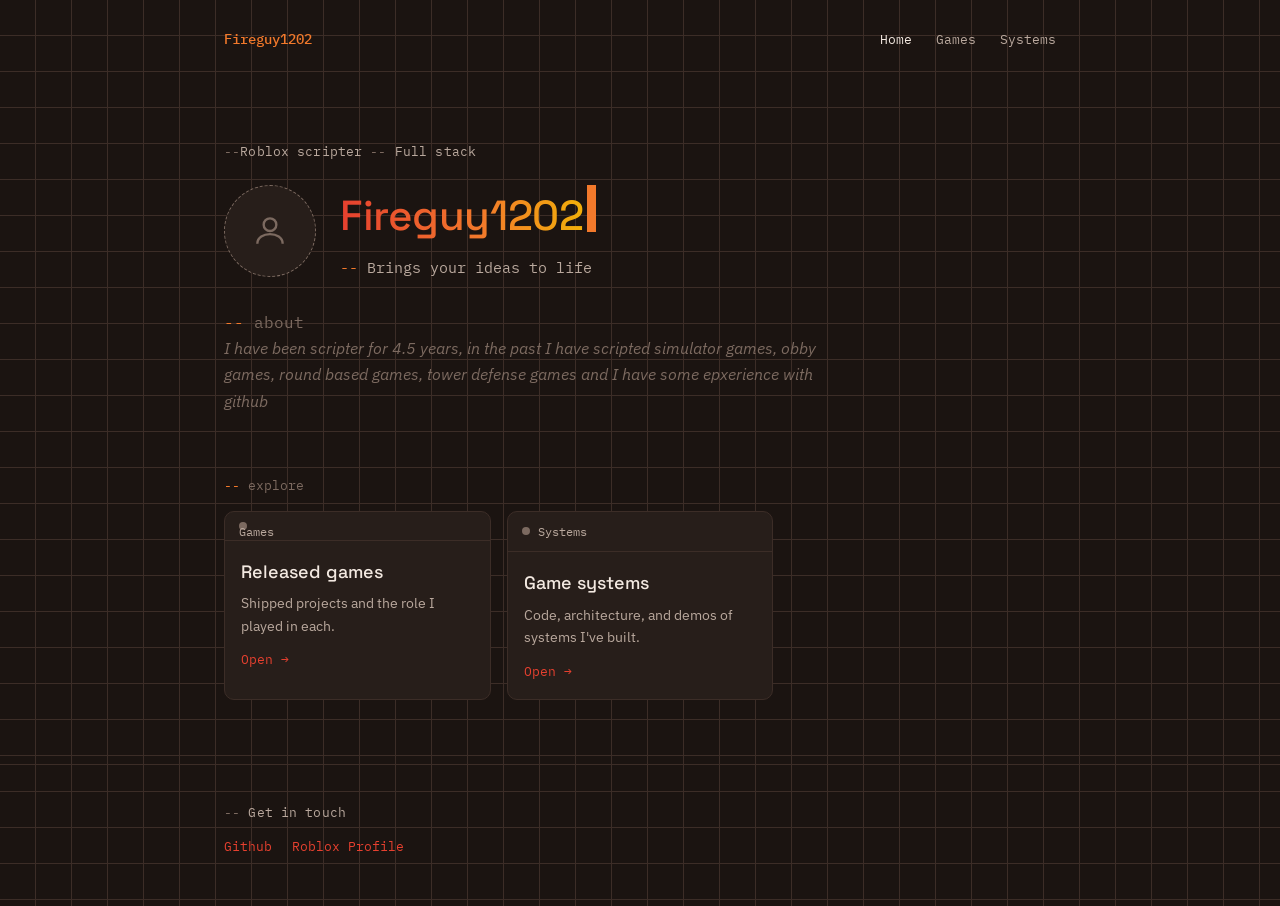
<file: index.html>
<!DOCTYPE html>
<html lang="en">
<head>
<meta charset="UTF-8">
<meta name="viewport" content="width=device-width, initial-scale=1.0">
<title>Fireguy1202 — Roblox Scripter</title>
<meta name="description" content="Portfolio of Fireguy1202, a Roblox scripter specializing in gameplay systems.">
<link rel="preconnect" href="https://fonts.googleapis.com">
<link href="https://fonts.googleapis.com/css2?family=Space+Grotesk:wght@400;500&family=IBM+Plex+Sans:wght@400;500&family=IBM+Plex+Mono:wght@400;500&display=swap" rel="stylesheet">
<link rel="stylesheet" href="css/style.css">
</head>
<body>

<header class="site-header">
  <nav class="wrap site-nav">
    <span class="brand">
      <span class="dot">Fireguy1202</span></span>
    <ul>
      <li><a href="index.html" class="active">Home</a></li>
      <li><a href="games.html">Games</a></li>
      <li><a href="systems.html">Systems</a></li>
    </ul>
  </nav>
</header>

<main class="wrap">

  <section class="hero">
    <p class="code-comment"><span class="dash">--</span>Roblox scripter <span class="dash">--</span> Full stack</p>

    <div class="hero-top" style="margin-top:18px;">
      <!-- EDIT: replace this placeholder block with an <img> of your character once you have one -->
      <div class="avatar" aria-hidden="true">
        <svg viewBox="0 0 24 24" fill="none" stroke="currentColor" stroke-width="1.5"><circle cx="12" cy="8" r="4"/><path d="M4 20c0-4 4-6 8-6s8 2 8 6"/></svg>
      </div>
      <div>
        <!-- EDIT: your name -->
        <h1>Fireguy1202<span class="cursor" aria-hidden="true"></span></h1>
        <!-- EDIT: one-line tagline -->
        <p class="tagline"><span class="dash">--</span> Brings your ideas to life</p>
      </div>
    </div>

    <div class="about-block">
      <p class="section-label"><span class="dash">--</span> about</p>
      <!-- EDIT: replace with your real bio, 3-5 sentences -->
      <p class="placeholder-text">I have been scripter for 4.5 years, in the past I have scripted simulator games, obby games, round based games, tower defense games and I have some epxerience with github</p>
    </div>
  </section>

  <section class="cards">
    <p class="section-label"><span class="dash">--</span> explore</p>
    <div class="card-grid">

      <a href="games.html" class="file-card">
        <div class="file-tab"><span class="led"> Games</span> 
        </div>
        <div class="file-card-body">
          <h3>Released games</h3>
          <p>Shipped projects and the role I played in each.</p>
          <span class="go">Open →</span>
        </div>
      </a>

      <a href="systems.html" class="file-card">
        <div class="file-tab"><span class="led"></span> Systems</div>
        <div class="file-card-body">
          <h3>Game systems</h3>
          <p>Code, architecture, and demos of systems I've built.</p>
          <span class="go">Open →</span>
        </div>
      </a>

    </div>
  </section>

</main>

<footer class="site-footer">
  <div class="wrap">
    <p class="code-comment"><span class="dash">--</span> Get in touch</p>
    <div class="links">
      <!-- EDIT: replace these with your real links -->
      <a href="https://github.com/Fireguy1202">Github</a>
      <a href="https://www.roblox.com/users/1667992152/profile">Roblox Profile</a>
      <a href="mailto:fireg1202@gmail.com>Email</a>
    </div>
  </div>
</footer>

<script src="js/main.js" defer></script>
</body>
</html>
</file>
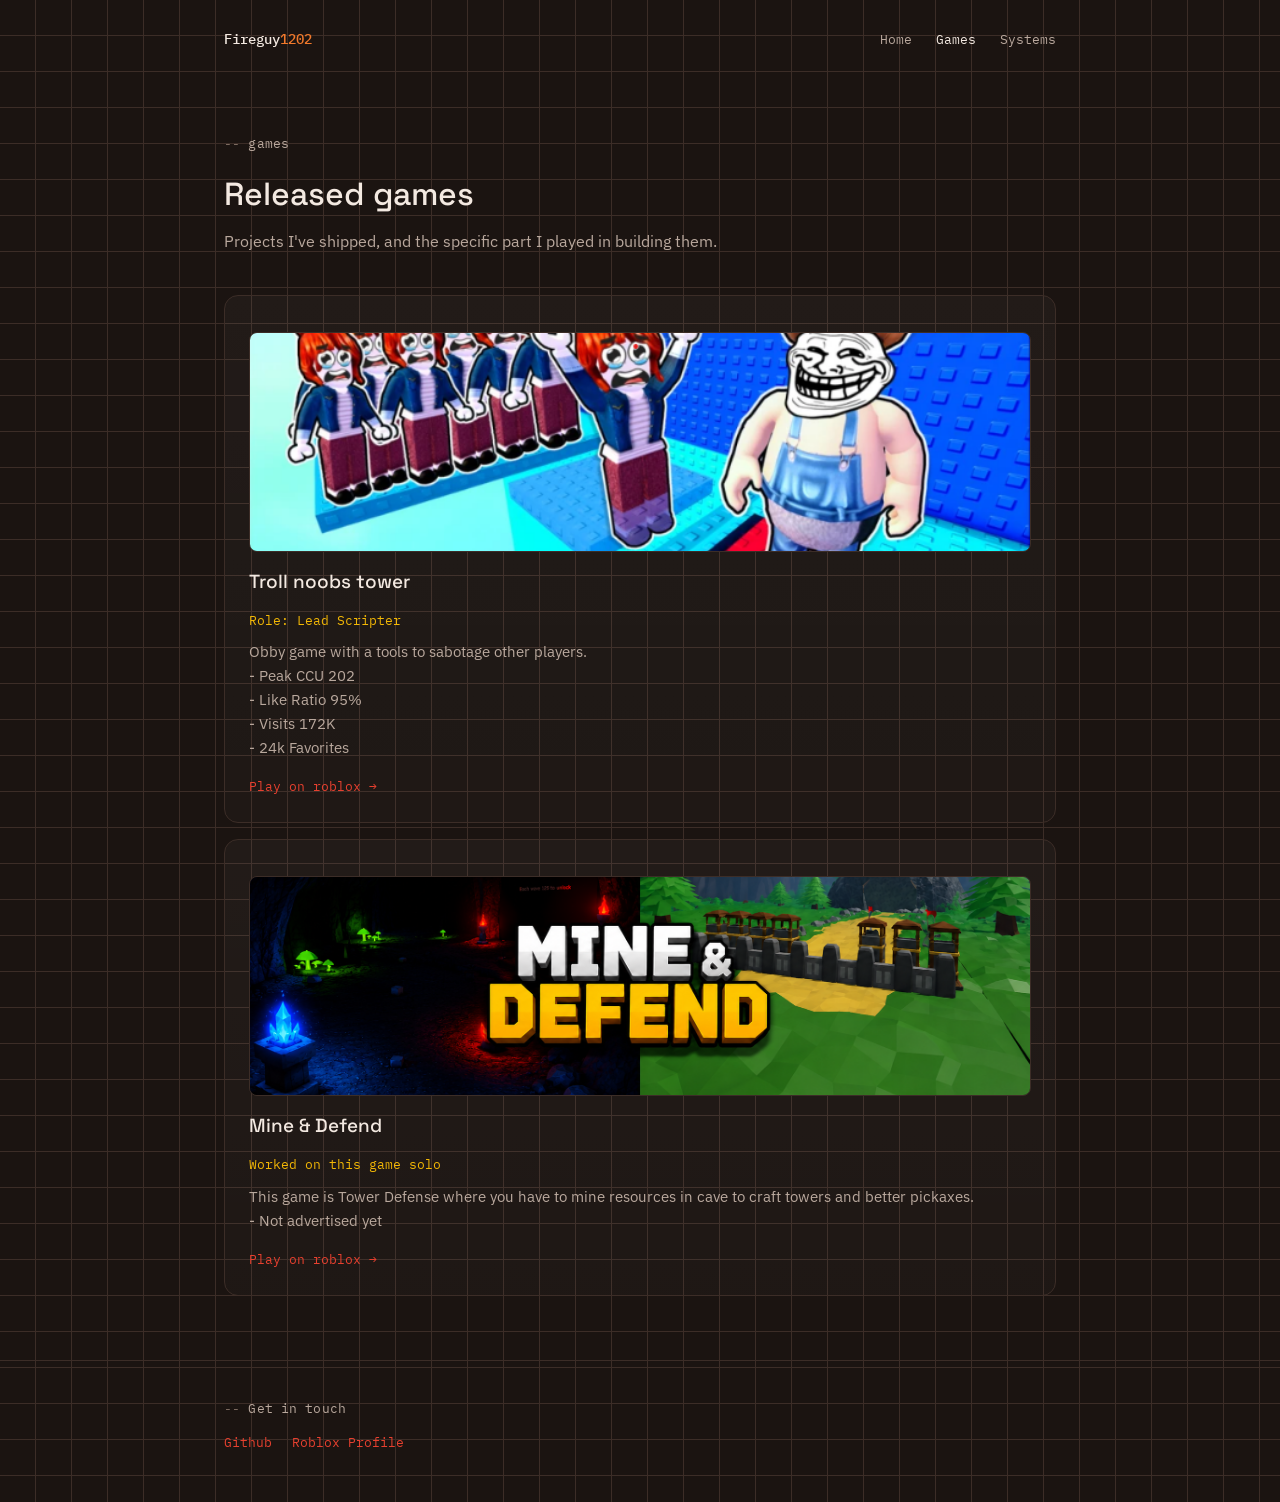
<file: games.html>
<!DOCTYPE html>
<html lang="en">
<head>
<meta charset="UTF-8">
<meta name="viewport" content="width=device-width, initial-scale=1.0">
<title>Released games — Fireguy1202</title>
<link rel="preconnect" href="https://fonts.googleapis.com">
<link href="https://fonts.googleapis.com/css2?family=Space+Grotesk:wght@400;500&family=IBM+Plex+Sans:wght@400;500&family=IBM+Plex+Mono:wght@400;500&display=swap" rel="stylesheet">
<link rel="stylesheet" href="css/style.css">
</head>
<body>

<header class="site-header">
  <nav class="wrap site-nav">
    <span class="brand">Fireguy<span class="dot">1202</span></span>
    <ul>
      <li><a href="index.html">Home</a></li>
      <li><a href="games.html" class="active">Games</a></li>
      <li><a href="systems.html">Systems</a></li>
    </ul>
  </nav>
</header>

<main class="wrap">
  <div class="page-head">
    <p class="code-comment"><span class="dash">--</span> games</p>
    <h1>Released games</h1>
    <p class="lede">Projects I've shipped, and the specific part I played in building them.</p>
  </div>

  <div class="entry-list">

    <!-- EDIT: duplicate this block for each game, fill in real details -->
   <article class="entry">
      <p class="entry-tab"></p>
      <div class="thumb">
        <img src="Thumb1.png" alt=Mine & Defend screenshot">
      </div>
      <h3>Troll noobs tower</h3>
      <p class="role">Role: Lead Scripter</p>
      <p class="desc"> Obby game with a tools to sabotage other players.
      <br> -  Peak CCU 202
      <br> -  Like Ratio 95%
      <br> -  Visits 172K
      <br> -  24k Favorites
      </p>
      <div class="links">
        <a href="https://www.roblox.com/games/101980733094934/Troll-Noobs-Tower">Play on roblox →</a>
      </div>
    </article>
    
    <article class="entry">
      <p class="entry-tab"></p>
      <div class="thumb">
          <img src="Thumb2.png" alt=Troll Noobs Tower Screenshot">
      </div>
      <h3>Mine & Defend</h3>
      <p class="role">Worked on this game solo</p>
      <p class="desc">This game is Tower Defense where you have to mine resources in cave to craft towers and better pickaxes. <br> - Not advertised yet</p>
      <div class="links">
        <a href="https://www.roblox.com/games/72575793173510/ProjectDe">Play on roblox →</a>
      </div>
    </article>
  </div>
</main>

<footer class="site-footer">
  <div class="wrap">
    <p class="code-comment"><span class="dash">--</span> Get in touch</p>
    <div class="links">
      <a href="https://github.com/Fireguy1202">Github</a>
      <a href="https://www.roblox.com/users/1667992152/profile">Roblox Profile</a>
      <a href="mailto:fireg1202@gmail.com>Email</a>
    </div>
  </div>
</footer>

<script src="js/main.js" defer></script>
</body>
</html>
</file>
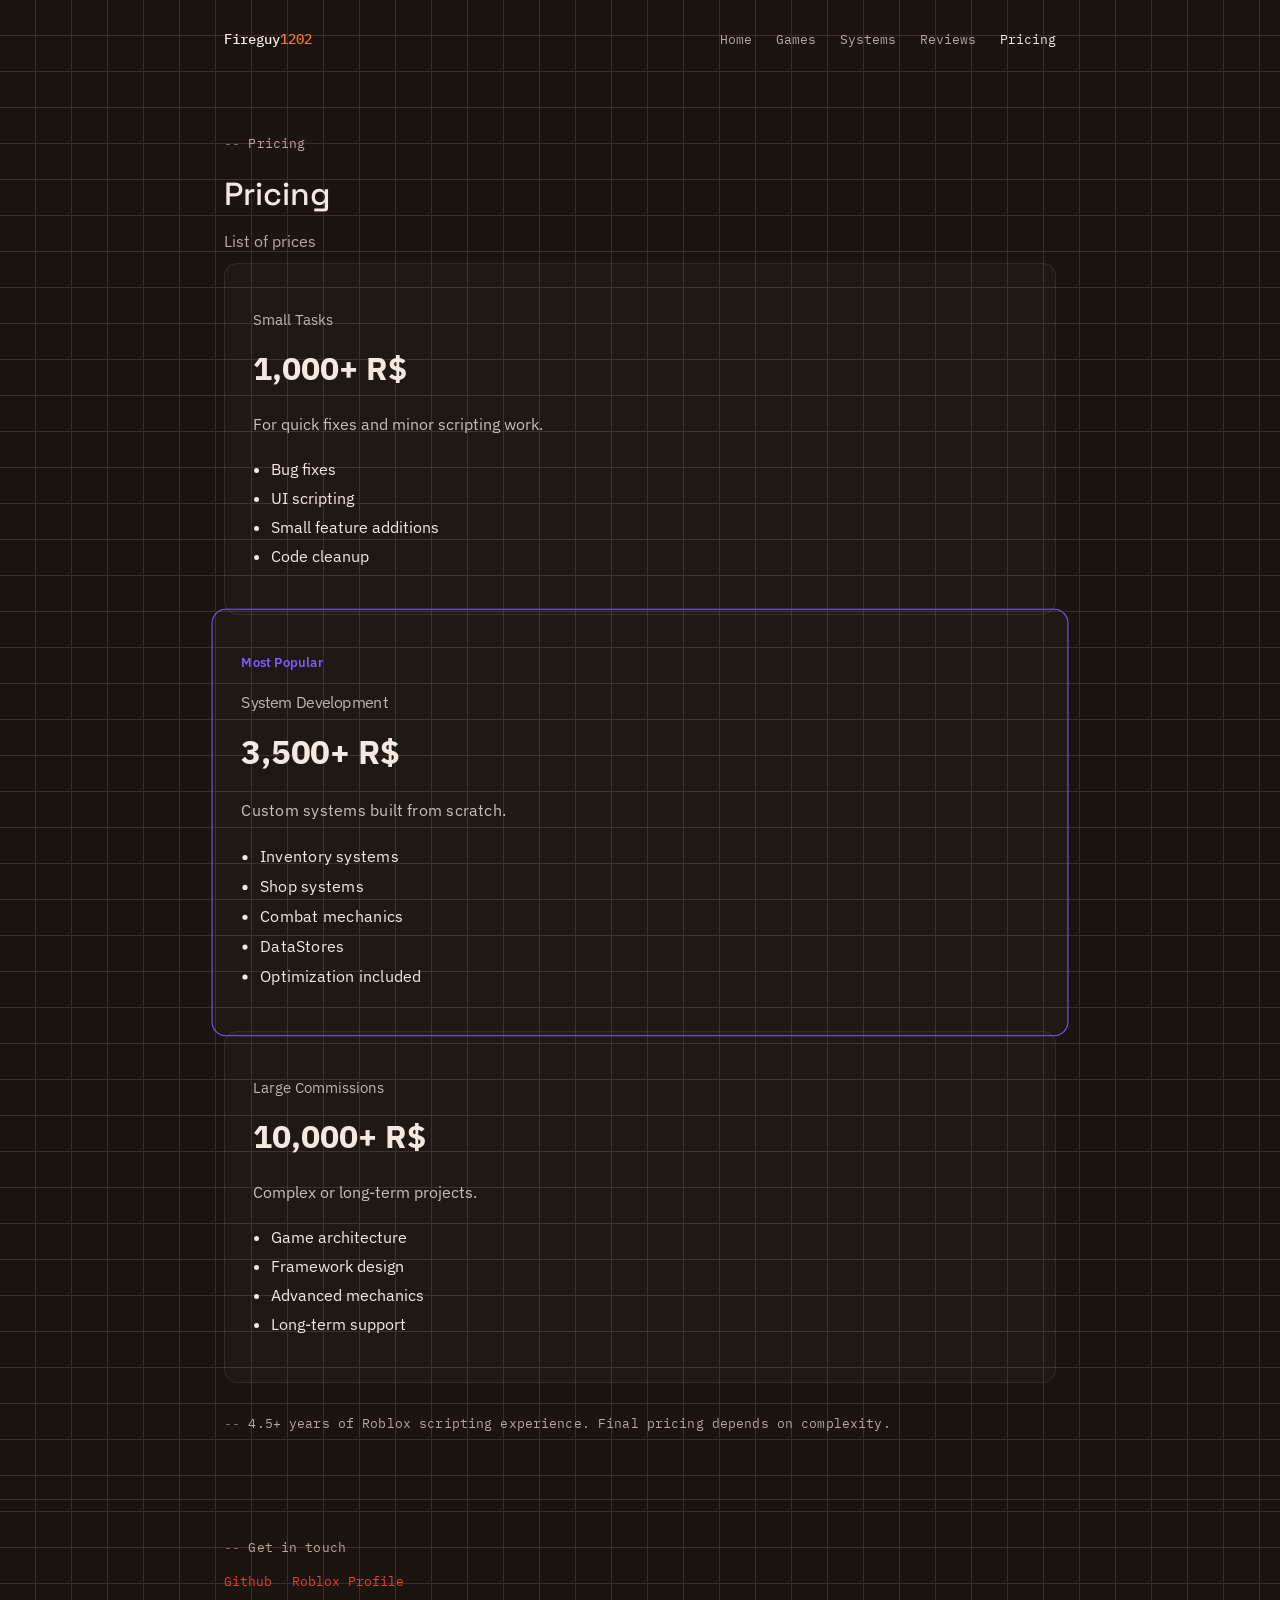
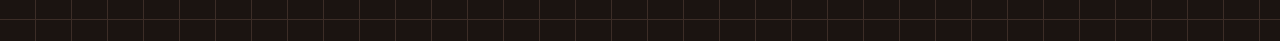
<file: pricing.html>
<!DOCTYPE html>
<html lang="en">
<head>
<meta charset="UTF-8">
<meta name="viewport" content="width=device-width, initial-scale=1.0">
<title>Pricing — Fireguy1202</title>
<link rel="preconnect" href="https://fonts.googleapis.com">
<link href="https://fonts.googleapis.com/css2?family=Space+Grotesk:wght@400;500&family=IBM+Plex+Sans:wght@400;500&family=IBM+Plex+Mono:wght@400;500&display=swap" rel="stylesheet">
<link rel="stylesheet" href="css/style.css">
</head>
<body>

<header class="site-header">
  <nav class="wrap site-nav">
    <span class="brand">Fireguy<span class="dot">1202</span></span>
    <ul>
      <li><a href="index.html">Home</a></li>
      <li><a href="games.html">Games</a></li>
      <li><a href="systems.html">Systems</a></li>
      <li><a href="reviews.html">Reviews</a></li>
      <li><a href="pricing.html" class="active">Pricing</a></li>
    </ul>
  </nav>
</header>

<main class="wrap">
  <div class="page-head">
    <p class="code-comment"><span class="dash">--</span> Pricing</p>
    <h1>Pricing</h1>
    <p class="lede">List of prices</p>
  </div>

<div class="pricing-grid">

  <div class="pricing-card">
    <p class="pricing-label">Small Tasks</p>
    <h2>1,000+ R$</h2>
    <p class="pricing-desc">For quick fixes and minor scripting work.</p>

    <ul>
      <li>Bug fixes</li>
      <li>UI scripting</li>
      <li>Small feature additions</li>
      <li>Code cleanup</li>
    </ul>
  </div>

  <div class="pricing-card featured">
    <p class="pricing-badge">Most Popular</p>
    <p class="pricing-label">System Development</p>
    <h2>3,500+ R$</h2>
    <p class="pricing-desc">Custom systems built from scratch.</p>

    <ul>
      <li>Inventory systems</li>
      <li>Shop systems</li>
      <li>Combat mechanics</li>
      <li>DataStores</li>
      <li>Optimization included</li>
    </ul>
  </div>

  <div class="pricing-card">
    <p class="pricing-label">Large Commissions</p>
    <h2>10,000+ R$</h2>
    <p class="pricing-desc">Complex or long-term projects.</p>

    <ul>
      <li>Game architecture</li>
      <li>Framework design</li>
      <li>Advanced mechanics</li>
      <li>Long-term support</li>
    </ul>
  </div>

</div>

<div class="pricing-note">
  <p class="code-comment">
    <span class="dash">--</span>
    4.5+ years of Roblox scripting experience. Final pricing depends on complexity.
  </p>
</div>


</main>

<footer class="site-footer">
  <div class="wrap">
    <p class="code-comment"><span class="dash">--</span> Get in touch</p>
    <div class="links">
      <a href="https://github.com/Fireguy1202">Github</a>
      <a href="https://www.roblox.com/users/1667992152/profile">Roblox Profile</a>
      <a href="mailto:fireg1202@gmail.com>Email</a>
    </div>
  </div>
</footer>

<script src="js/main.js" defer></script>
</body>
</html>
</file>
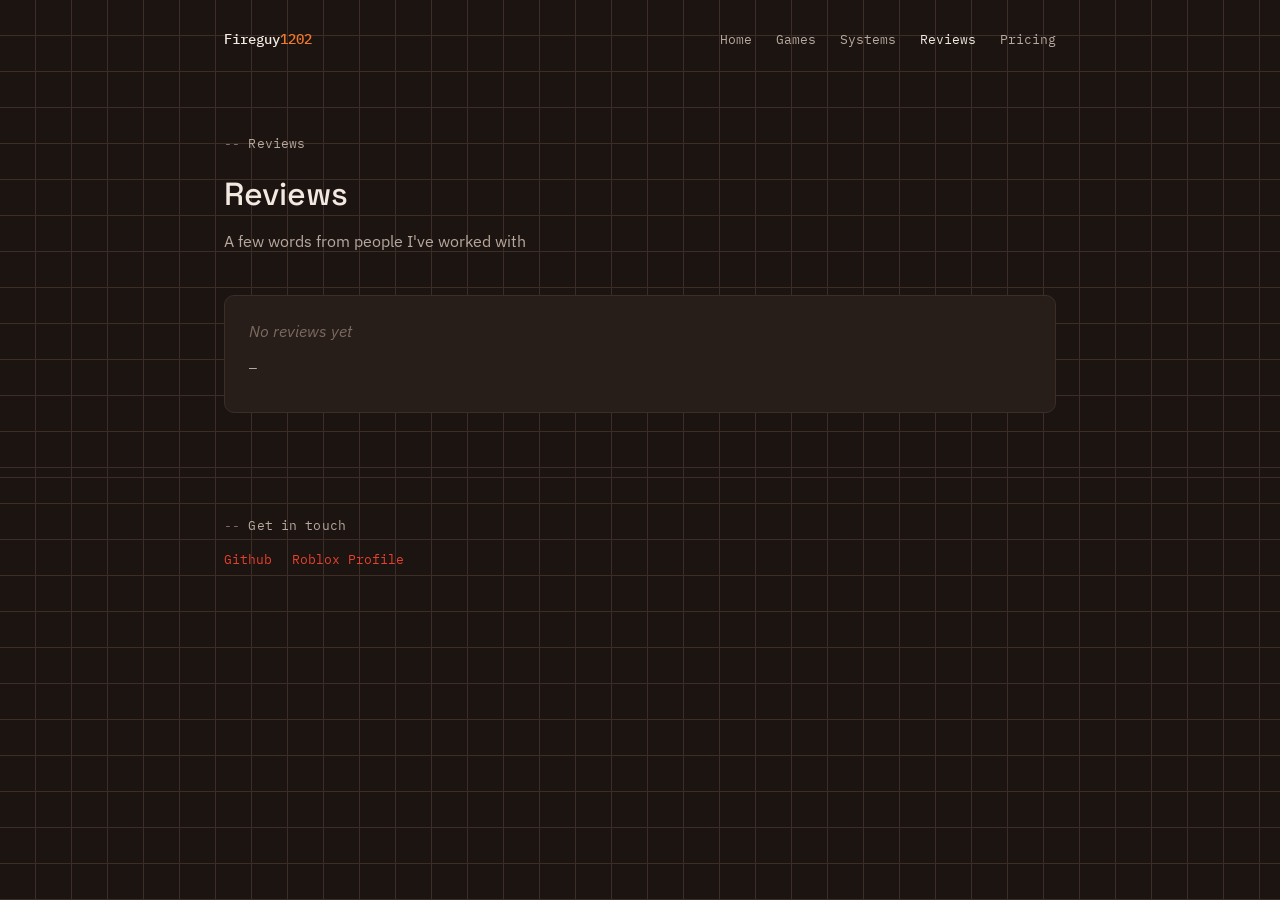
<file: reviews.html>
<!DOCTYPE html>
<html lang="en">
<head>
<meta charset="UTF-8">
<meta name="viewport" content="width=device-width, initial-scale=1.0">
<title>Reviews — Fireguy1202</title>
<link rel="preconnect" href="https://fonts.googleapis.com">
<link href="https://fonts.googleapis.com/css2?family=Space+Grotesk:wght@400;500&family=IBM+Plex+Sans:wght@400;500&family=IBM+Plex+Mono:wght@400;500&display=swap" rel="stylesheet">
<link rel="stylesheet" href="css/style.css">
</head>
<body>

<header class="site-header">
  <nav class="wrap site-nav">
    <span class="brand">Fireguy<span class="dot">1202</span></span>
    <ul>
      <li><a href="index.html">Home</a></li>
      <li><a href="games.html">Games</a></li>
      <li><a href="systems.html">Systems</a></li>
      <li><a href="reviews.html" class="active">Reviews</a></li>
      <li><a href="pricing.html">Pricing</a></li>
    </ul>
  </nav>
</header>

<main class="wrap">
  <div class="page-head">
    <p class="code-comment"><span class="dash">--</span> Reviews</p>
    <h1>Reviews</h1>
    <p class="lede">A few words from people I've worked with</p>
  </div>

  <div class="entry-list">

    <!-- EDIT: replace with real testimonials. Delete this section entirely if you don't have any yet. -->
    <div class="quote-entry">
      <p class="quote placeholder-text">No reviews yet</p>
      <p class="attribution">—</p>
    </div>
  </div>
</main>

<footer class="site-footer">
  <div class="wrap">
    <p class="code-comment"><span class="dash">--</span> Get in touch</p>
    <div class="links">
      <a href="https://github.com/Fireguy1202">Github</a>
      <a href="https://www.roblox.com/users/1667992152/profile">Roblox Profile</a>
      <a href="mailto:fireg1202@gmail.com>Email</a>
    </div>
  </div>
</footer>

<script src="js/main.js" defer></script>
</body>
</html>
</file>
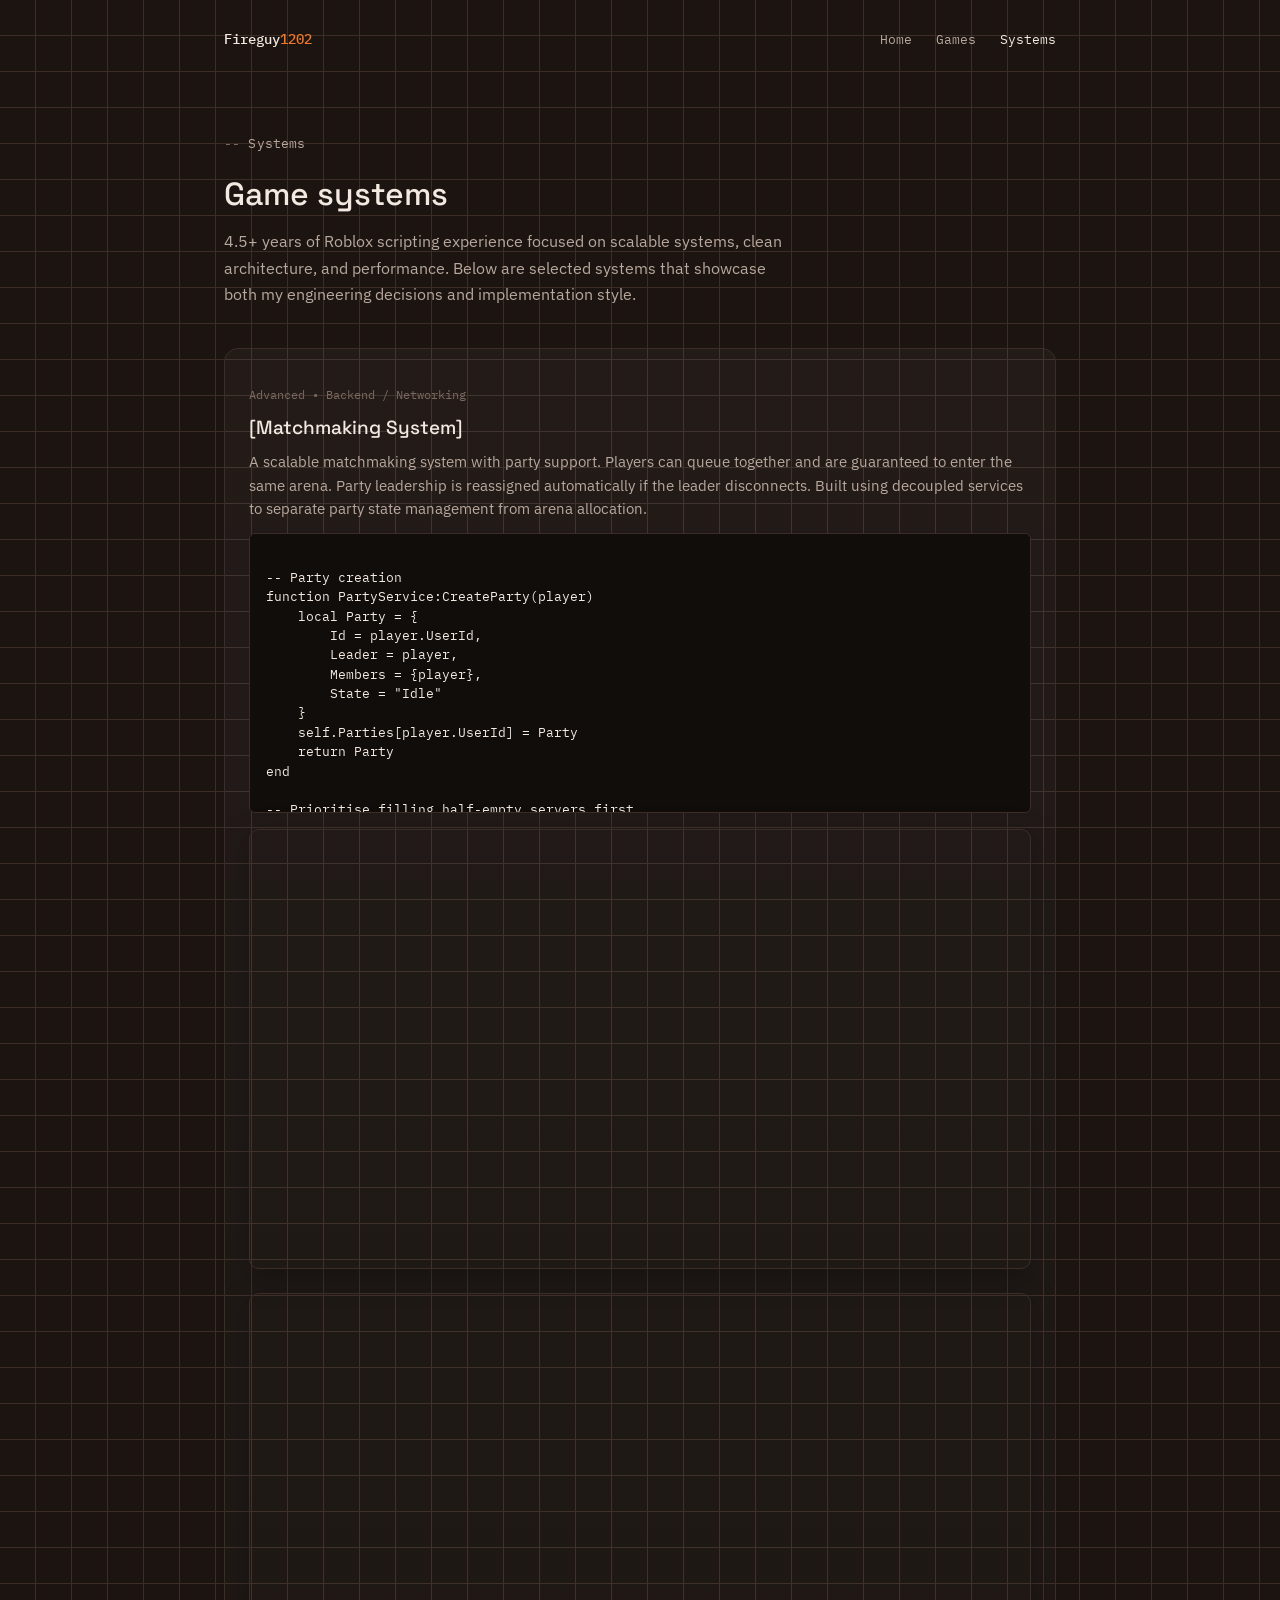
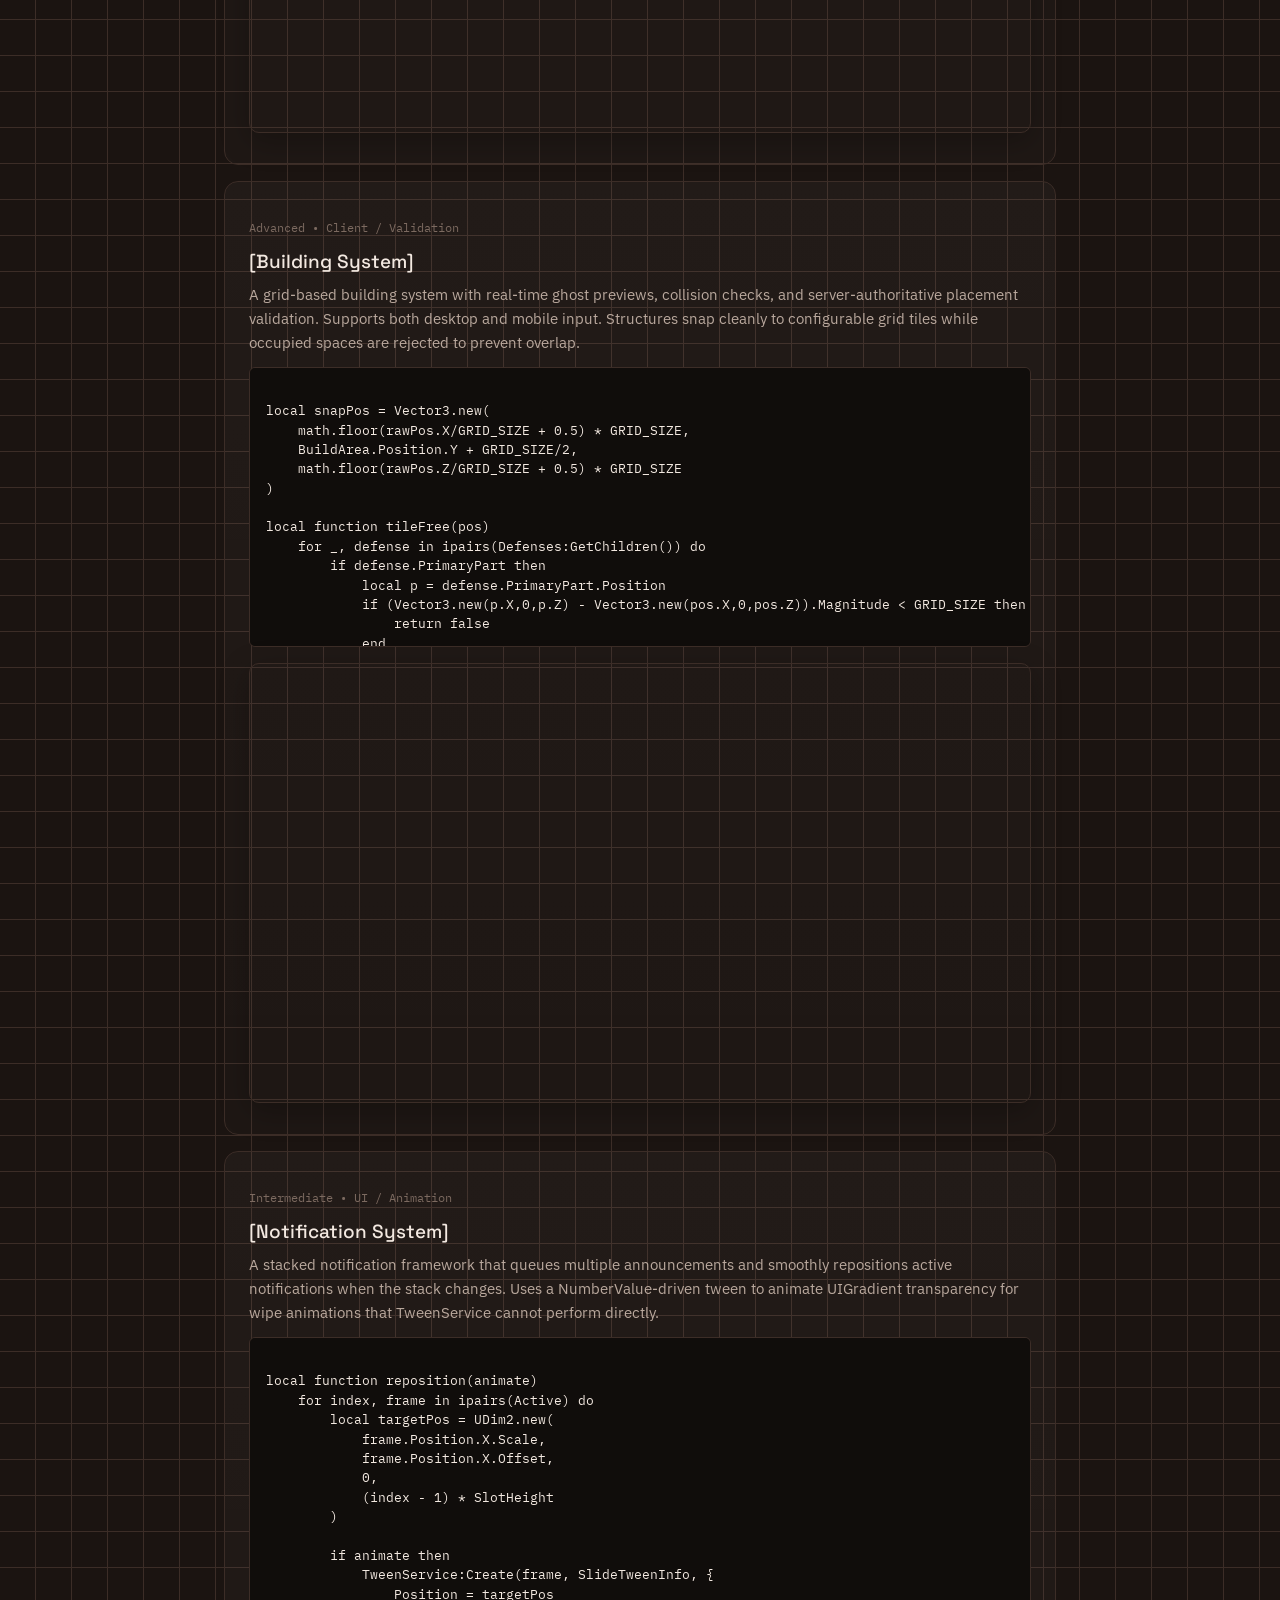
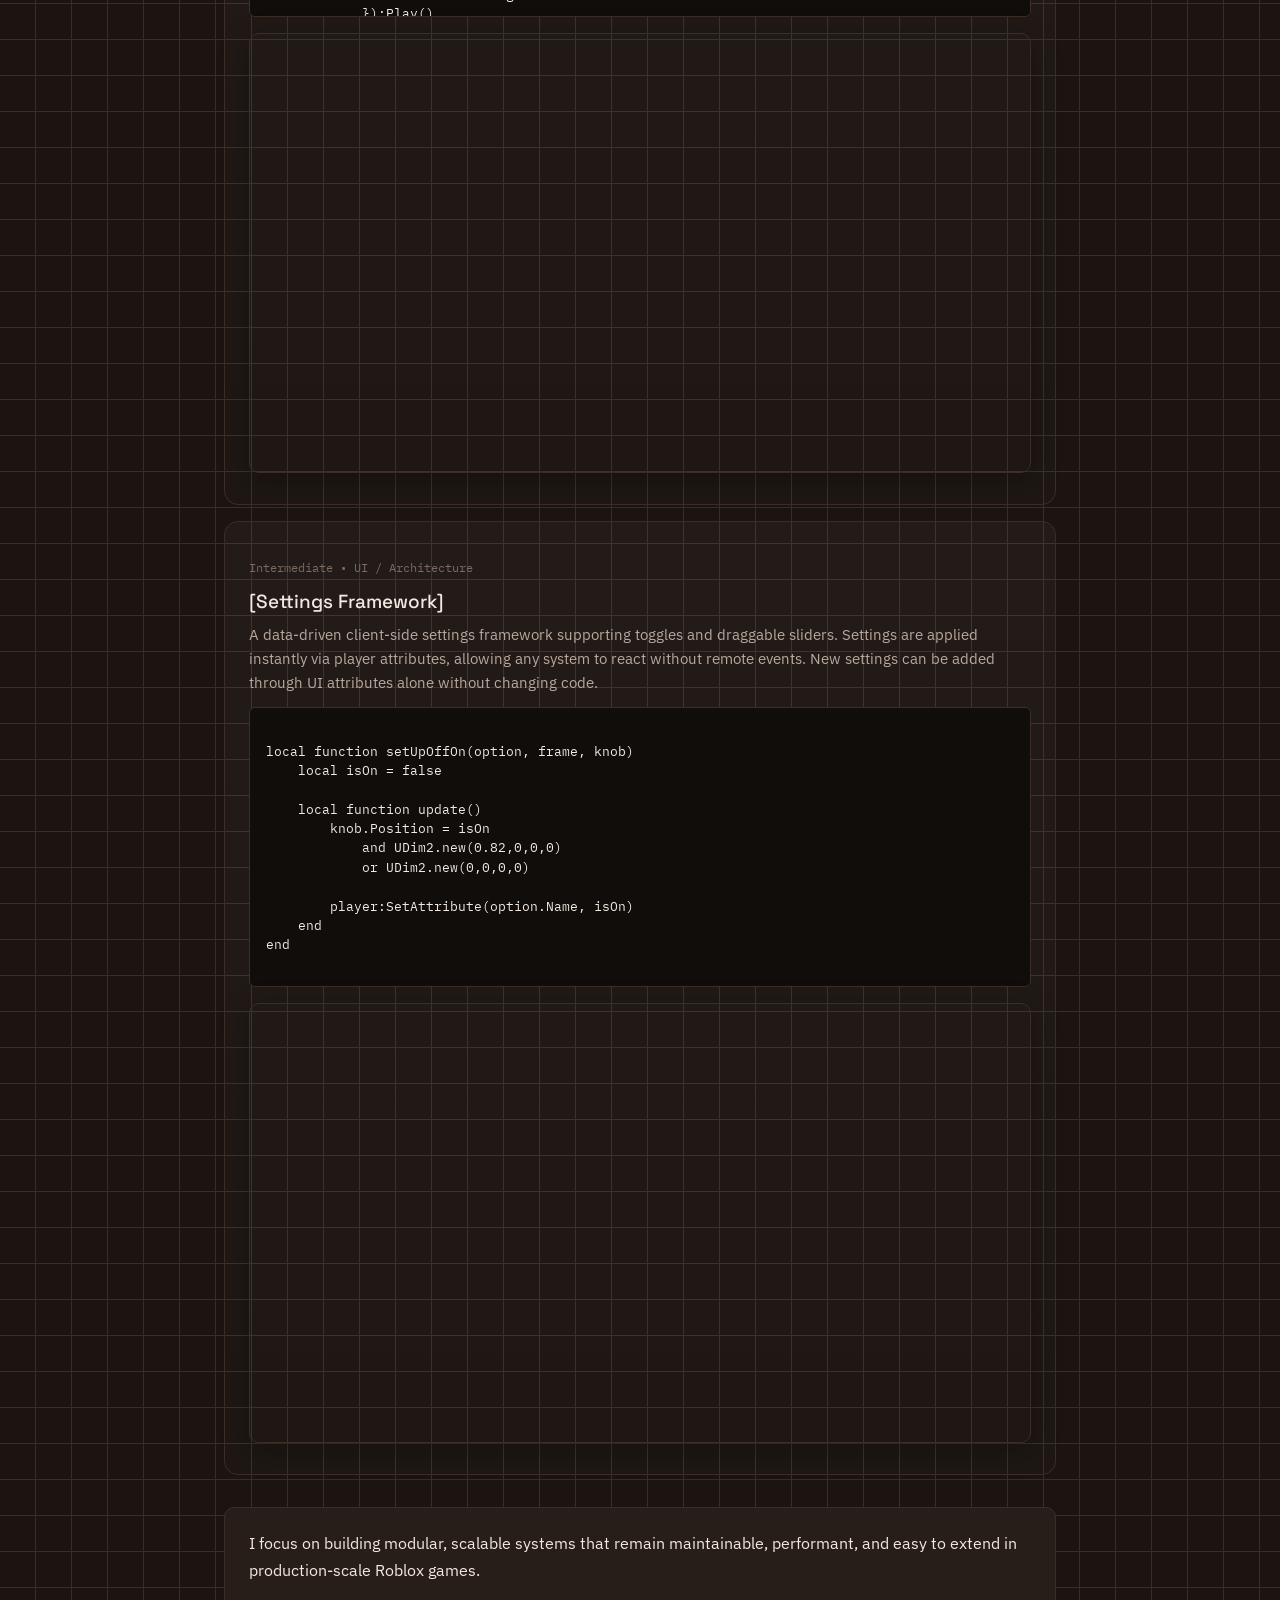
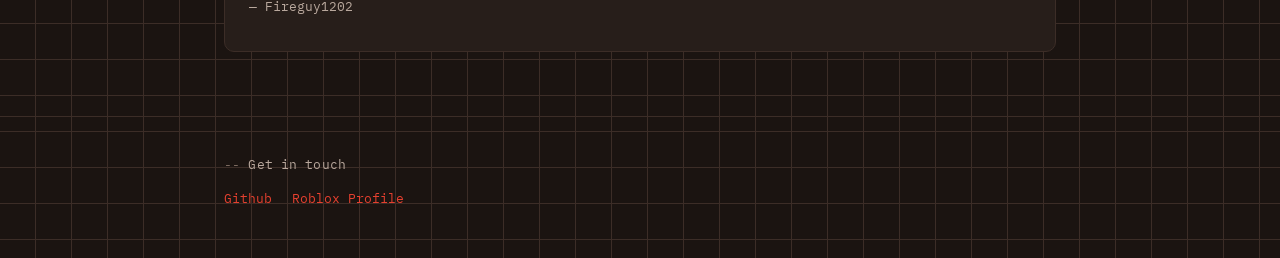
<file: systems.html>
<!DOCTYPE html>
<html lang="en">
<head>
<meta charset="UTF-8">
<meta name="viewport" content="width=device-width, initial-scale=1.0">
<title>Game systems — Fireguy1202</title>
<link rel="preconnect" href="https://fonts.googleapis.com">
<link href="https://fonts.googleapis.com/css2?family=Space+Grotesk:wght@400;500&family=IBM+Plex+Sans:wght@400;500&family=IBM+Plex+Mono:wght@400;500&display=swap" rel="stylesheet">
<link rel="stylesheet" href="css/style.css">
</head>
<body>

<header class="site-header">
  <nav class="wrap site-nav">
    <span class="brand">Fireguy<span class="dot">1202</span></span>
    <ul>
      <li><a href="index.html">Home</a></li>
      <li><a href="games.html">Games</a></li>
      <li><a href="systems.html" class="active">Systems</a></li>
    </ul>
  </nav>
</header>

<main class="wrap">
  <div class="page-head">
    <p class="code-comment"><span class="dash">--</span> Systems</p>
    <h1>Game systems</h1>
    <p class="lede">
      4.5+ years of Roblox scripting experience focused on scalable systems,
      clean architecture, and performance. Below are selected systems that
      showcase both my engineering decisions and implementation style.
    </p>
  </div>

  <div class="entry-list">

    <article class="entry">
      <p class="entry-tab">Advanced • Backend / Networking</p>
      <h3>[Matchmaking System]</h3>
      <p class="desc">
        A scalable matchmaking system with party support. Players can queue
        together and are guaranteed to enter the same arena. Party leadership
        is reassigned automatically if the leader disconnects. Built using
        decoupled services to separate party state management from arena
        allocation.
      </p>
      <pre><span class="c"></span>
-- Party creation
function PartyService:CreateParty(player)
    local Party = {
        Id = player.UserId,
        Leader = player,
        Members = {player},
        State = "Idle"
    }
    self.Parties[player.UserId] = Party
    return Party
end

-- Prioritise filling half-empty servers first
function ArenaService:FindPlaceForParty()
    local emptyPlace = nil
    for _, place in ipairs(placesFolder:GetChildren()) do
        local parties = place:GetAttribute("Parties") or 0
        if parties == 1 then
            return place
        end
        if parties == 0 and not emptyPlace then
            emptyPlace = place
        end
    end
    return emptyPlace
end
      </pre>
      <iframe class="clip" src="https://www.youtube.com/embed/5uzqZdor5a8" frameborder="0" allowfullscreen></iframe>
      <iframe class="clip" src="https://www.youtube.com/embed/JOpB8rzbQ34" frameborder="0" allowfullscreen></iframe>
    </article>

    <article class="entry">
      <p class="entry-tab">Advanced • Client / Validation</p>
      <h3>[Building System]</h3>
      <p class="desc">
        A grid-based building system with real-time ghost previews, collision
        checks, and server-authoritative placement validation. Supports both
        desktop and mobile input. Structures snap cleanly to configurable grid
        tiles while occupied spaces are rejected to prevent overlap.
      </p>
      <pre><span class="c"></span>
local snapPos = Vector3.new(
    math.floor(rawPos.X/GRID_SIZE + 0.5) * GRID_SIZE,
    BuildArea.Position.Y + GRID_SIZE/2,
    math.floor(rawPos.Z/GRID_SIZE + 0.5) * GRID_SIZE
)

local function tileFree(pos)
    for _, defense in ipairs(Defenses:GetChildren()) do
        if defense.PrimaryPart then
            local p = defense.PrimaryPart.Position
            if (Vector3.new(p.X,0,p.Z) - Vector3.new(pos.X,0,pos.Z)).Magnitude < GRID_SIZE then
                return false
            end
        end
    end
    return true
end
      </pre>
      <iframe class="clip" src="https://www.youtube.com/embed/MYZW0CvNkv8" frameborder="0" allowfullscreen></iframe>
    </article>

    <article class="entry">
      <p class="entry-tab">Intermediate • UI / Animation</p>
      <h3>[Notification System]</h3>
      <p class="desc">
        A stacked notification framework that queues multiple announcements and
        smoothly repositions active notifications when the stack changes. Uses
        a NumberValue-driven tween to animate UIGradient transparency for wipe
        animations that TweenService cannot perform directly.
      </p>
      <pre><span class="c"></span>
local function reposition(animate)
    for index, frame in ipairs(Active) do
        local targetPos = UDim2.new(
            frame.Position.X.Scale,
            frame.Position.X.Offset,
            0,
            (index - 1) * SlotHeight
        )

        if animate then
            TweenService:Create(frame, SlideTweenInfo, {
                Position = targetPos
            }):Play()
        end
    end
end
      </pre>
      <iframe class="clip" src="https://www.youtube.com/embed/Eadc6iKKM6Q" frameborder="0" allowfullscreen></iframe>
    </article>

    <article class="entry">
      <p class="entry-tab">Intermediate • UI / Architecture</p>
      <h3>[Settings Framework]</h3>
      <p class="desc">
        A data-driven client-side settings framework supporting toggles and
        draggable sliders. Settings are applied instantly via player attributes,
        allowing any system to react without remote events. New settings can be
        added through UI attributes alone without changing code.
      </p>
      <pre><span class="c"></span>
local function setUpOffOn(option, frame, knob)
    local isOn = false

    local function update()
        knob.Position = isOn
            and UDim2.new(0.82,0,0,0)
            or UDim2.new(0,0,0,0)

        player:SetAttribute(option.Name, isOn)
    end
end
      </pre>
      <iframe class="clip" src="https://www.youtube.com/embed/Ohu4_5C1ruc" frameborder="0" allowfullscreen></iframe>
    </article>

  </div>

  <div class="quote-entry">
    <p class="quote">
      I focus on building modular, scalable systems that remain maintainable,
      performant, and easy to extend in production-scale Roblox games.
    </p>
    <p class="attribution">— Fireguy1202</p>
  </div>
</main>

<footer class="site-footer">
  <div class="wrap">
    <p class="code-comment"><span class="dash">--</span> Get in touch</p>
    <div class="links">
      <!-- EDIT: replace these with your real links -->
      <a href="https://github.com/Fireguy1202">Github</a>
      <a href="https://www.roblox.com/users/1667992152/profile">Roblox Profile</a>
      <a href="mailto:fireg1202@gmail.com>Email</a>
    </div>
  </div>
</footer>

<script src="js/main.js" defer></script>
</body>
</html>
</file>
<file: css/style.css>
/* ===================================================================
   Design tokens
   =================================================================== */
:root {
  --bg: #1B1411;
  --surface: #271E1A;
  --code-bg: #100D0B;
  --ink: #F3E9E1;
  --ink-muted: #B9A89D;
  --ink-faint: #7C6A60;
  --line: #3C2D27;

  /* fire palette — each hue has one job, not three of the same thing */
  --red: #E6402F;     /* interactive links */
  --orange: #F2792B;  /* ornamental marks: dashes, dots, cursor, focus ring */
  --amber: #F2B705;   /* labels & code comments */

  --accent: var(--orange);
  --accent-ink: var(--red);

  --font-display: 'Space Grotesk', 'Segoe UI', sans-serif;
  --font-body: 'IBM Plex Sans', 'Segoe UI', sans-serif;
  --font-mono: 'IBM Plex Mono', 'Courier New', monospace;

  --radius: 10px;
  --max-w: 880px;
}

* { box-sizing: border-box; }

html { scroll-behavior: smooth; }

body {
  margin: 0;
  background: var(--bg);
  color: var(--ink);
  font-family: var(--font-body);
  font-size: 16px;
  line-height: 1.65;
  background-image:
    linear-gradient(var(--line) 1px, transparent 1px),
    linear-gradient(90deg, var(--line) 1px, transparent 1px);
  background-size: 36px 36px;
  background-position: -1px -1px;
}

a { color: var(--accent-ink); text-decoration: none; }
a:hover { text-decoration: underline; }

img { max-width: 100%; display: block; }

.wrap {
  max-width: var(--max-w);
  margin: 0 auto;
  padding: 0 24px;
}

/* ===================================================================
   Comment-block motif — used for eyebrows, captions, footer
   =================================================================== */
.code-comment {
  font-family: var(--font-mono);
  font-size: 13px;
  color: var(--ink-muted);
  letter-spacing: 0.01em;
}
.code-comment .dash { color: var(--ink-faint); }

/* ===================================================================
   Header / nav
   =================================================================== */
.site-header {
  padding: 28px 0 0;
}
.site-nav {
  display: flex;
  align-items: center;
  justify-content: space-between;
  padding-bottom: 20px;
  border-bottom: 1px solid var(--line);
}
.site-nav .brand {
  font-family: var(--font-mono);
  font-size: 14px;
  font-weight: 500;
  color: var(--ink);
}
.site-nav .brand .dot { color: var(--accent); }
.site-nav ul {
  display: flex;
  gap: 24px;
  list-style: none;
  margin: 0;
  padding: 0;
  font-family: var(--font-mono);
  font-size: 13px;
  flex-wrap: wrap;
  justify-content: flex-end;
}
@media (max-width: 480px) {
  .site-nav { flex-direction: column; align-items: flex-start; gap: 10px; }
  .site-nav ul { gap: 14px; justify-content: flex-start; }
}
.site-nav a { color: var(--ink-muted); }
.site-nav a.active { color: var(--ink); }
.site-nav a:hover { color: var(--accent-ink); }

/* ===================================================================
   Hero
   =================================================================== */
.hero {
  padding: 56px 0 48px;
}
.hero-top {
  display: flex;
  align-items: center;
  gap: 24px;
  margin-bottom: 28px;
}
@media (max-width: 480px) {
  .hero-top { flex-direction: column; align-items: flex-start; gap: 16px; }
  .hero h1 { font-size: 32px; }
}
.avatar {
  width: 92px;
  height: 92px;
  border-radius: 50%;
  flex-shrink: 0;
  border: 1.5px dashed var(--ink-faint);
  background: var(--surface);
  display: flex;
  align-items: center;
  justify-content: center;
  position: relative;
}
.avatar svg { width: 38px; height: 38px; color: var(--ink-faint); }
.avatar-caption {
  margin-top: 8px;
  text-align: center;
}

.hero h1 {
  font-family: var(--font-display);
  font-size: 42px;
  font-weight: 500;
  margin: 0 0 6px;
  letter-spacing: -0.01em;
  background: linear-gradient(90deg, var(--red), var(--orange) 55%, var(--amber));
  -webkit-background-clip: text;
  background-clip: text;
  color: var(--orange); /* fallback if background-clip: text isn't supported */
  -webkit-text-fill-color: transparent;
  display: inline-block;
}
.hero .tagline {
  font-family: var(--font-mono);
  font-size: 15px;
  color: var(--ink-muted);
  margin: 0;
}
.hero .tagline .dash { color: var(--accent); }

.cursor {
  display: inline-block;
  width: 9px;
  height: 1.1em;
  background: var(--accent);
  margin-left: 4px;
  vertical-align: -2px;
  animation: blink 1.1s steps(1) infinite;
}
@media (prefers-reduced-motion: reduce) {
  .cursor { animation: none; }
}
@keyframes blink { 50% { opacity: 0; } }

.about-block {
  margin-top: 28px;
  max-width: 620px;
}
.about-block p {
  margin: 0;
  font-size: 16px;
}
.placeholder-text {
  color: var(--ink-faint);
  font-style: italic;
}

/* ===================================================================
   Section label (comment-prefixed headers)
   =================================================================== */
.section-label {
  font-family: var(--font-mono);
  font-size: 13px;
  color: var(--ink-faint);
  margin-bottom: 10px;
}
.section-label .dash { color: var(--accent); }

.card-grid {
  display: grid;
  grid-template-columns: repeat(3, 1fr);
  gap: 16px;
  margin-top: 14px;
}
@media (max-width: 720px) {
  .card-grid { grid-template-columns: 1fr; }
}

.file-card {
  background: var(--surface);
  border: 1px solid var(--line);
  border-radius: var(--radius);
  overflow: hidden;
  transition: transform 0.15s ease, border-color 0.15s ease;
  display: block;
}
.file-card:hover {
  transform: translateY(-3px);
  border-color: var(--ink-faint);
  text-decoration: none;
}
.file-tab {
  display: flex;
  align-items: center;
  gap: 8px;
  padding: 10px 14px;
  border-bottom: 1px solid var(--line);
  font-family: var(--font-mono);
  font-size: 12px;
  color: var(--ink-muted);
}
.file-tab .led {
  width: 8px;
  height: 8px;
  border-radius: 50%;
  background: var(--ink-faint);
  flex-shrink: 0;
}
.file-card:hover .file-tab .led { background: var(--accent); }
.file-card-body { padding: 16px; }
.file-card-body h3 {
  font-family: var(--font-display);
  font-size: 18px;
  font-weight: 500;
  margin: 0 0 6px;
  color: var(--ink);
}
.file-card-body p {
  font-size: 13.5px;
  color: var(--ink-muted);
  margin: 0;
}
.file-card-body .go {
  display: inline-block;
  margin-top: 12px;
  font-family: var(--font-mono);
  font-size: 12.5px;
  color: var(--accent-ink);
}

.page-head {
  padding: 48px 0 8px;
}
.page-head h1 {
  font-family: var(--font-display);
  font-size: 32px;
  font-weight: 500;
  margin: 0 0 8px;
}
.page-head p.lede {
  color: var(--ink-muted);
  max-width: 560px;
  margin: 0;
}

.entry-list {
  margin: 32px 0;
  display: flex;
  flex-direction: column;
  gap: 16px;
}
.entry {
  background: var(--surface);
  border: 1px solid var(--line);
  border-radius: var(--radius);
  padding: 20px;
}
.entry .entry-tab {
  font-family: var(--font-mono);
  font-size: 12px;
  color: var(--ink-faint);
  margin-bottom: 8px;
}
.entry h3 {
  font-family: var(--font-display);
  font-weight: 500;
  font-size: 19px;
  margin: 0 0 6px;
}
.entry .role {
  font-family: var(--font-mono);
  font-size: 12.5px;
  color: var(--amber);
  margin-bottom: 10px;
}
.entry p.desc {
  margin: 0 0 12px;
  color: var(--ink-muted);
  font-size: 14.5px;
}
.entry .thumb {
  width: 100%;
  height: 220px; /* adjust if you want taller */
  overflow: hidden;
  border-radius: 8px;
  border: 1px solid var(--line);
  margin-bottom: 14px;
  position: relative;
}

.entry .thumb img {
  width: 100%;
  height: 100%;
  object-fit: cover;
  display: block;
}
.entry .links a {
  font-family: var(--font-mono);
  font-size: 12.5px;
  margin-right: 16px;
}
.entry pre {
  background: var(--code-bg);
  color: var(--ink);
  font-family: var(--font-mono);
  font-size: 12.5px;
  padding: 14px 16px;
  border-radius: 6px;
  overflow-x: auto;
  margin: 12px 0 0;
  line-height: 1.55;
  border: 1px solid var(--line);
}
.entry pre .c { color: var(--amber); }

.quote-entry {
  background: var(--surface);
  border: 1px solid var(--line);
  border-radius: var(--radius);
  padding: 22px 24px;
}
.quote-entry p.quote {
  font-size: 16px;
  margin: 0 0 12px;
}
.quote-entry .attribution {
  font-family: var(--font-mono);
  font-size: 12.5px;
  color: var(--ink-muted);
}

.site-footer {
  margin-top: 64px;
  padding: 24px 0 48px;
  border-top: 1px solid var(--line);
}
.site-footer .links {
  display: flex;
  gap: 20px;
  flex-wrap: wrap;
  margin-top: 10px;
}
.site-footer a { font-family: var(--font-mono); font-size: 13px; }

/* Visible keyboard focus */
a:focus-visible, .file-card:focus-visible {
  outline: 2px solid var(--accent);
  outline-offset: 2px;
}

```css
.pricing-grid {
  display: grid;
  grid-template-columns: repeat(auto-fit, minmax(260px, 1fr));
  gap: 24px;
  margin-top: 32px;
}

.pricing-card {
  border: 1px solid rgba(255,255,255,0.08);
  border-radius: 14px;
  padding: 28px;
  background: rgba(255,255,255,0.02);
  transition: 0.25s ease;
}

.pricing-card:hover {
  transform: translateY(-4px);
  border-color: rgba(255,255,255,0.18);
}

.pricing-card.featured {
  border-color: #7c5cff;
  transform: scale(1.03);
}

.pricing-label {
  font-size: 0.95rem;
  opacity: 0.75;
  margin-bottom: 10px;
}

.pricing-card h2 {
  font-size: 2rem;
  margin: 0 0 12px;
}

.pricing-desc {
  opacity: 0.8;
  margin-bottom: 18px;
}

.pricing-card ul {
  padding-left: 18px;
  line-height: 1.8;
}

.pricing-badge {
  color: #7c5cff;
  font-size: 0.8rem;
  font-weight: 600;
  margin-bottom: 12px;
}

.pricing-note {
  margin-top: 30px;
}

.entry {
  background: linear-gradient(
    180deg,
    rgba(255,255,255,0.03),
    rgba(255,255,255,0.015)
  );
  border: 1px solid var(--line);
  border-radius: 14px;
  padding: 24px;
  transition: all 0.25s ease;
}

.entry:hover {
  transform: translateY(-5px);
  border-color: var(--orange);
  box-shadow: 0 12px 40px rgba(0,0,0,0.25);
}

.entry-tab {
  color: var(--amber);
  font-family: var(--font-mono);
  font-size: 12px;
  margin-bottom: 10px;
}

.clip {
  width: 100%;
  aspect-ratio: 16/9;
  margin-top: 16px;
  border-radius: 10px;
  border: 1px solid var(--line);
  box-shadow: 0 8px 30px rgba(0,0,0,0.25);
}

.entry pre {
  max-height: 280px;
}
</file>
